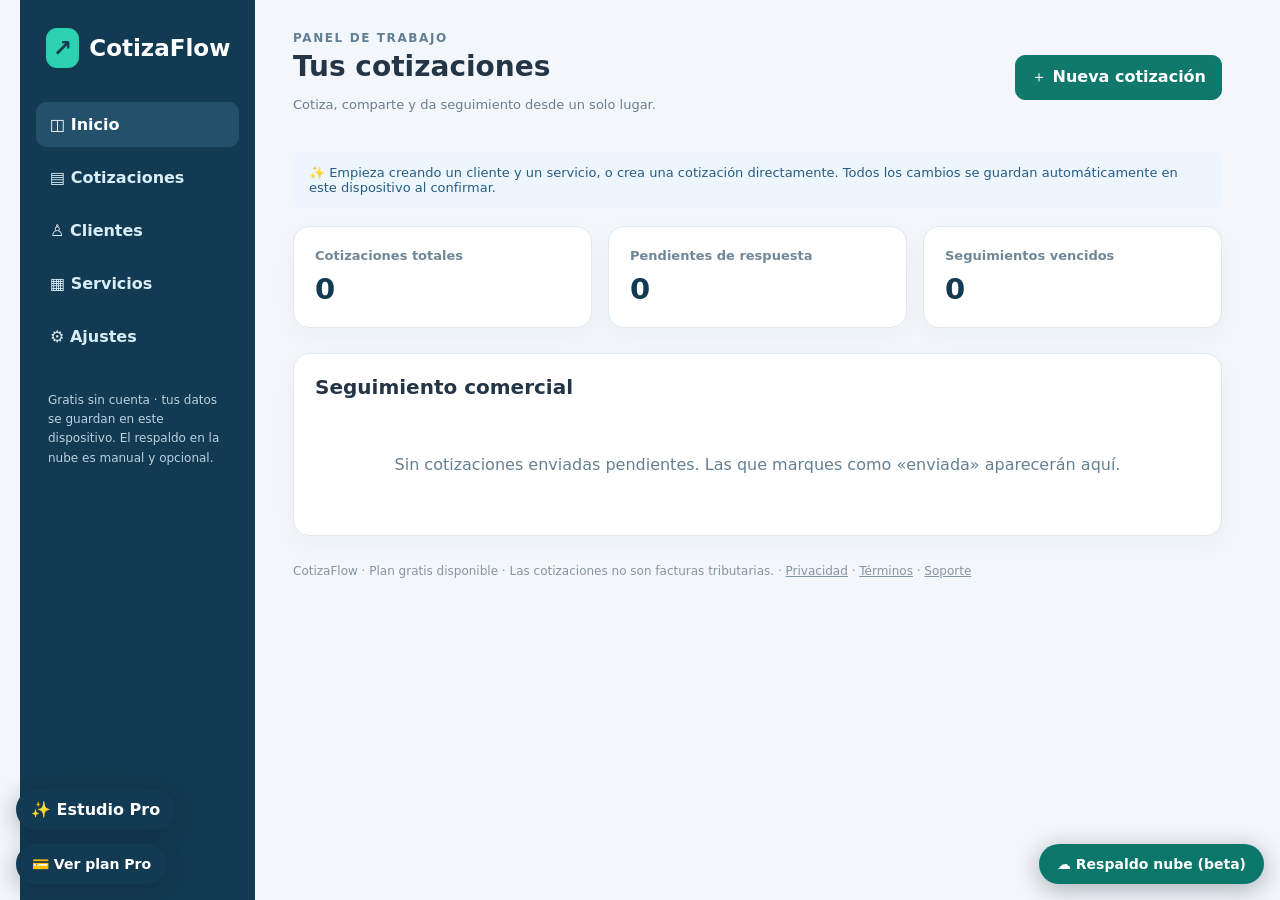
<file: index.html>
<!doctype html>
<html lang="es">
<head>
  <meta charset="utf-8">
  <meta name="viewport" content="width=device-width,initial-scale=1">
  <meta name="theme-color" content="#123a52">
  <meta name="description" content="CotizaFlow: cotizaciones y presupuestos para técnicos y pequeños negocios.">
  <!-- GitHub Pages does not support custom response headers. This document CSP is defense-in-depth, not a substitute for HSTS or frame-ancestors. -->
  <meta http-equiv="Content-Security-Policy" content="default-src 'self'; script-src 'self' https://challenges.cloudflare.com; frame-src https://challenges.cloudflare.com; connect-src 'self' https://challenges.cloudflare.com https://nrwbnjjaqilgreqhpcov.supabase.co; img-src 'self' data: blob:; style-src 'self' 'unsafe-inline'; font-src 'self' data:; object-src 'none'; base-uri 'none'; form-action 'self'">
  <title>CotizaFlow · Tus presupuestos, bajo control</title>
  <link rel="stylesheet" href="style.css">
  <link rel="icon" href="brand-symbol.svg" type="image/svg+xml">
</head>
<body>
  <div id="app"></div>
  <script type="module" src="app.mjs"></script>
  <script type="module" src="cloud.mjs"></script>
  <script type="module" src="plan-checkout.mjs"></script>
  <script type="module" src="pro.mjs"></script>
</body>
</html>
</file>
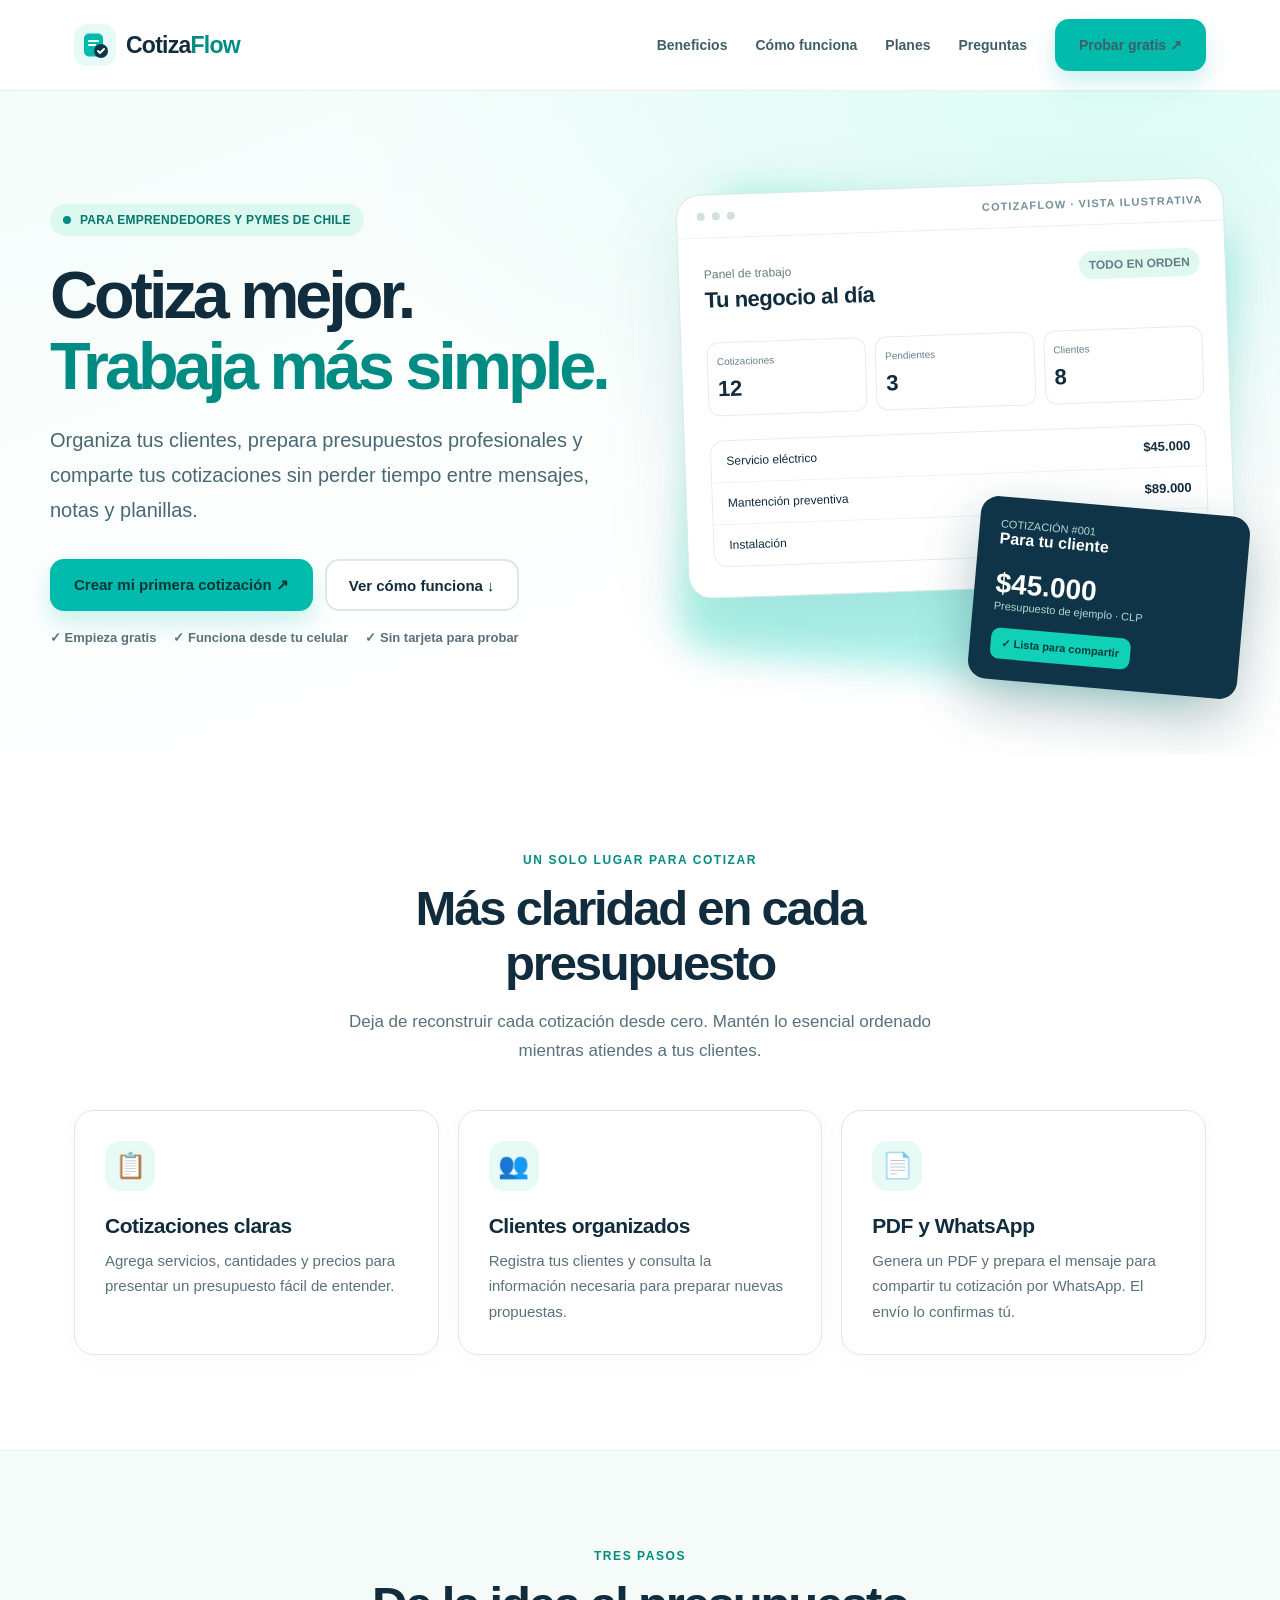
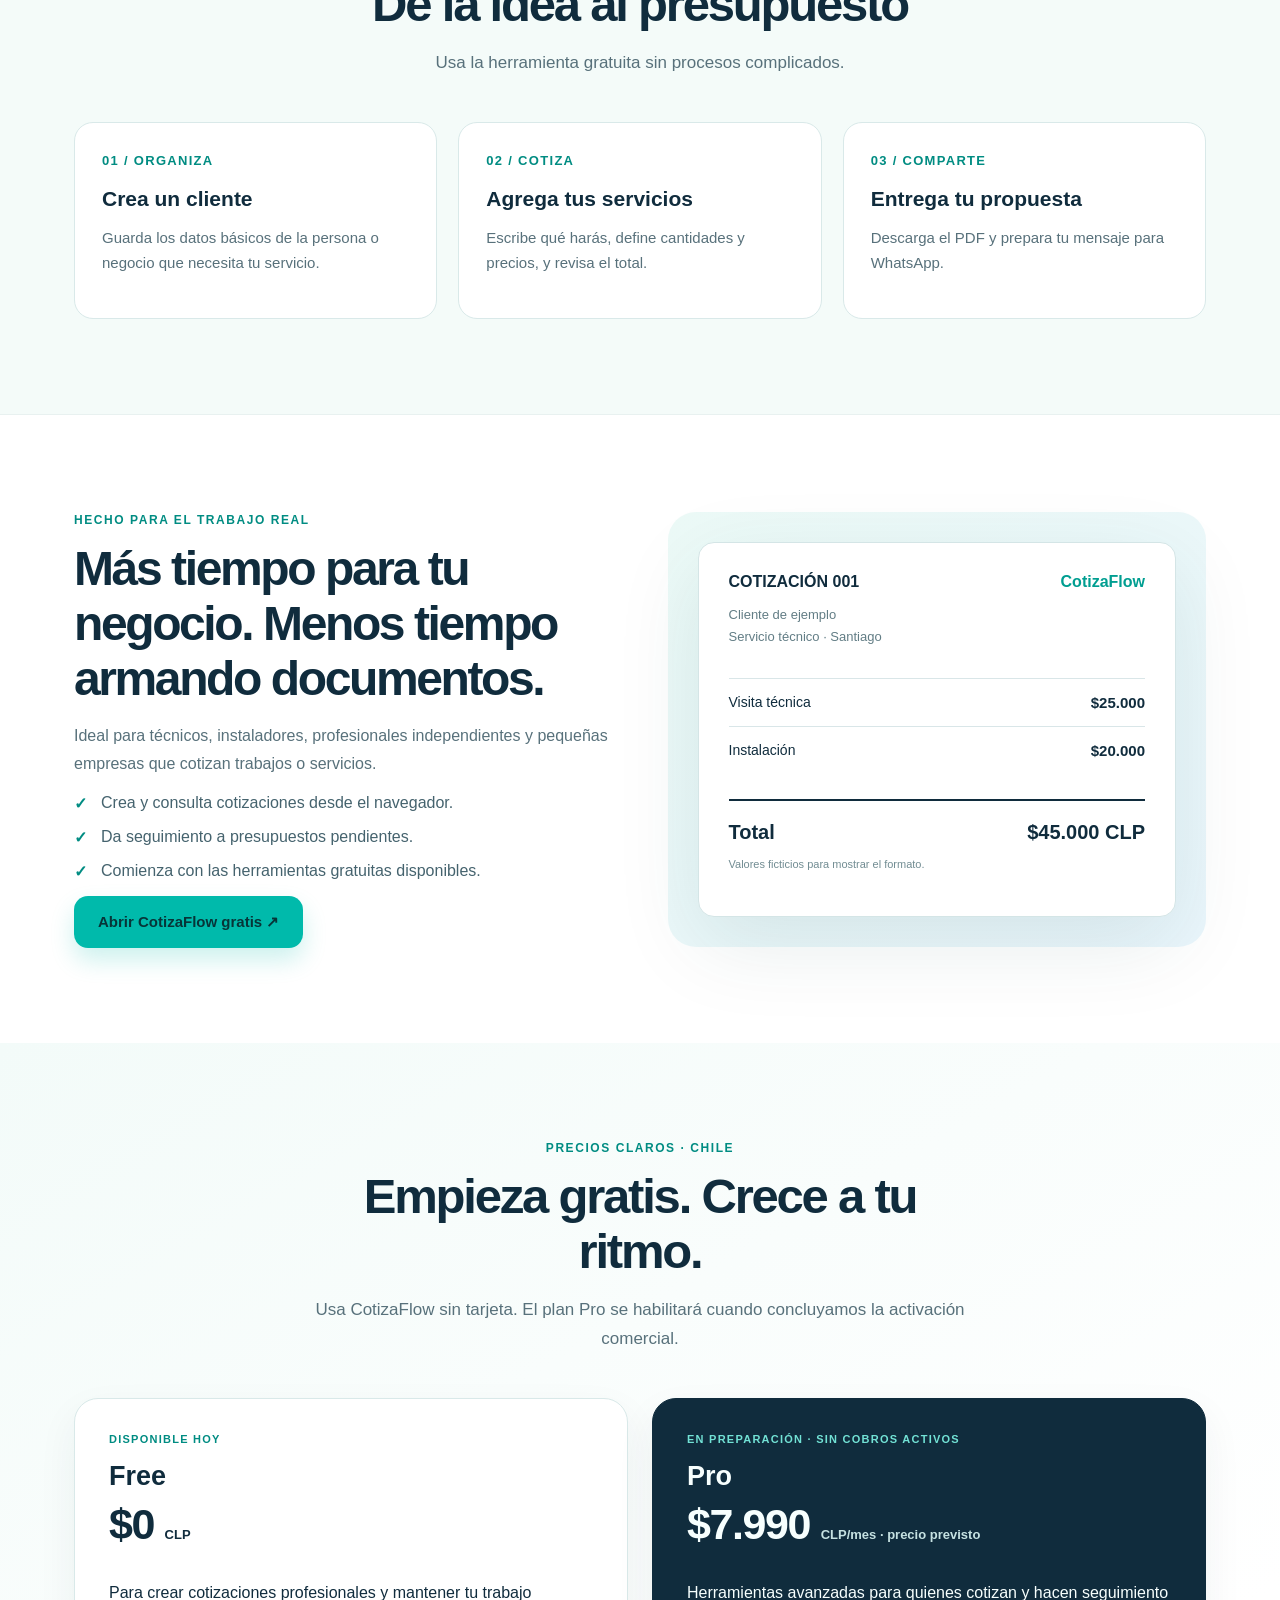
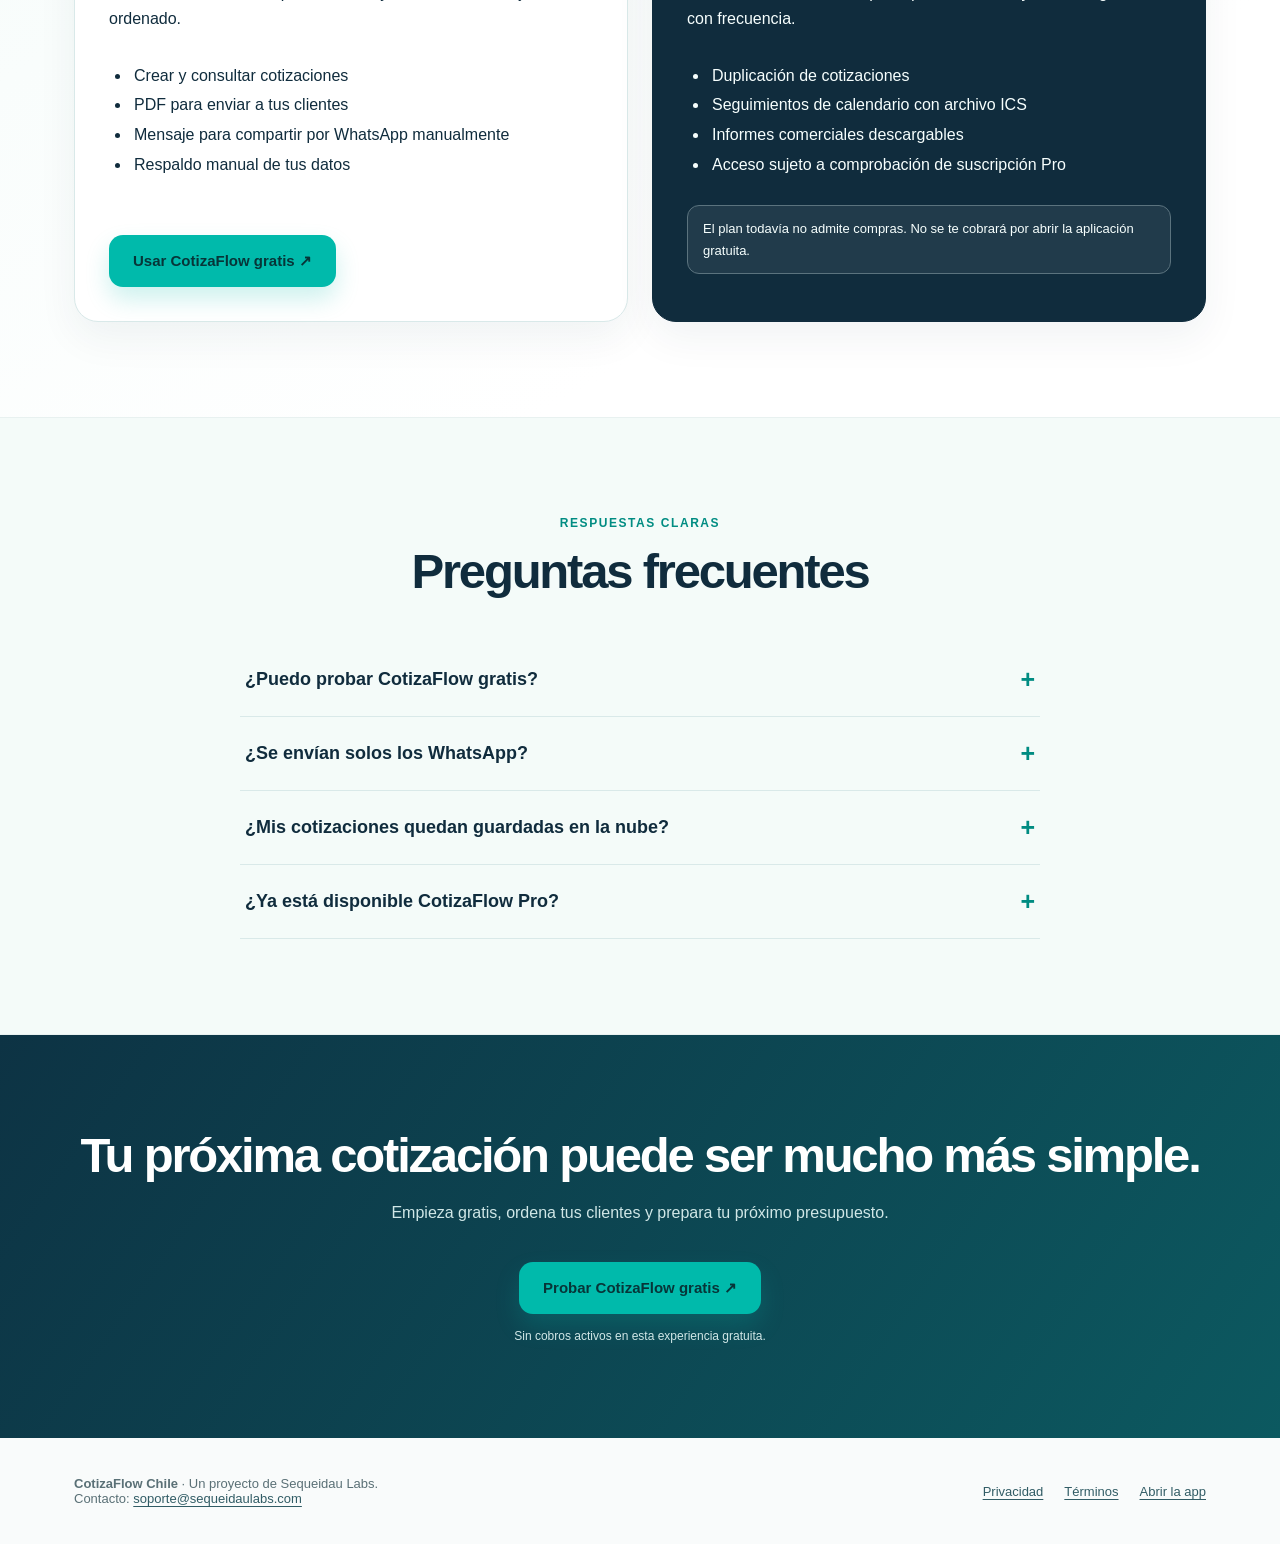
<file: landing.html>
<!doctype html>
<html lang="es-CL">
<head>
<meta charset="utf-8">
<meta name="viewport" content="width=device-width, initial-scale=1">
<meta name="theme-color" content="#102c3d">
<meta name="description" content="Crea cotizaciones profesionales, organiza clientes y comparte presupuestos con CotizaFlow. Diseñado para emprendedores y negocios de Chile. Empieza gratis.">
<meta property="og:type" content="website">
<meta property="og:title" content="CotizaFlow Chile · Cotiza claro, trabaja mejor">
<meta property="og:description" content="Organiza clientes, crea presupuestos en PDF y prepara mensajes para WhatsApp. Pruébalo gratis.">
<title>CotizaFlow Chile · Cotiza claro, trabaja mejor</title>
<style>
:root{--ink:#102c3d;--muted:#58717b;--teal:#00baab;--teal-dark:#008c82;--line:#d9e9e9;--milk:#f4fbf9;--white:#fff;--shadow:0 26px 85px rgba(14,67,73,.10);font-family:Inter,ui-sans-serif,-apple-system,BlinkMacSystemFont,"Segoe UI",sans-serif;color:var(--ink);background:var(--white)}
*{box-sizing:border-box}html{scroll-behavior:smooth}body{margin:0}a{color:inherit}button,a{ -webkit-tap-highlight-color:transparent}a:focus-visible,summary:focus-visible{outline:3px solid var(--teal-dark);outline-offset:4px;border-radius:5px}
.skip{position:absolute;top:-90px;left:12px;padding:12px;background:#fff;z-index:100}.skip:focus{top:12px}
.wrap{max-width:1180px;margin:0 auto;padding:0 24px}nav{display:flex;align-items:center;justify-content:space-between;gap:24px;padding:19px 0}header{border-bottom:1px solid #e9efef;background:#fff}
.brand{display:flex;align-items:center;gap:10px;font-weight:900;letter-spacing:-.75px;font-size:23px;text-decoration:none}.brand em{font-style:normal;color:var(--teal-dark)}
.mark{height:42px;width:42px;border-radius:13px;display:grid;place-items:center;background:#e6faf7;flex:0 0 42px}
.navlinks{display:flex;align-items:center;gap:28px}.navlinks a{text-decoration:none;font-size:14px;font-weight:650;color:#405e67}.navlinks a:hover{color:var(--teal-dark)}
.btn{display:inline-flex;align-items:center;justify-content:center;gap:10px;min-height:52px;border-radius:14px;padding:14px 22px;font-size:15px;font-weight:800;text-decoration:none;border:2px solid transparent;transition:transform .15s,background .15s}.btn:hover{transform:translateY(-2px)}
.btn-primary{color:#073538;background:var(--teal);box-shadow:0 12px 24px rgba(0,186,171,.20)}.btn-primary:hover{background:#09d4be}
.btn-light{background:#fff;border-color:var(--line);color:var(--ink)}
.hero{background:radial-gradient(ellipse at 87% 2%,#b8fbeb70,transparent 49%),linear-gradient(160deg,#f4fcfa 0%,#fff 68%);overflow:hidden}.hero-grid{padding:85px 0 82px;display:grid;grid-template-columns:minmax(0,1.03fr) minmax(0,.97fr);gap:50px;align-items:center}
.eyebrow{display:inline-flex;align-items:center;gap:9px;padding:9px 13px;background:#dcf9ef;color:#05776c;border-radius:99px;font-size:12px;letter-spacing:.02em;font-weight:850}.dot{height:8px;width:8px;border-radius:50%;background:var(--teal-dark)}
h1{font-size:clamp(43px,5.2vw,74px);line-height:1.065;letter-spacing:-.06em;margin:24px 0 22px;max-width:660px}h1 span{color:var(--teal-dark)}
.lead{font-size:clamp(16px,1.6vw,20px);line-height:1.75;color:#486873;max-width:575px;margin:0}
.actions{display:flex;gap:12px;flex-wrap:wrap;margin:31px 0 19px}.proof{font-size:13px;color:var(--muted);display:flex;flex-wrap:wrap;gap:17px;font-weight:650}
.display{position:relative;padding:10px 0 35px;min-width:0}.glow{position:absolute;inset:6% 2% 0;border-radius:40px;background:linear-gradient(120deg,#b0f5e6,#b1f3f2);filter:blur(17px);transform:rotate(5deg)}
.preview{position:relative;background:#fff;border:1px solid var(--line);border-radius:24px;box-shadow:var(--shadow);overflow:hidden;transform:rotate(-2deg)}
.mockbar{padding:15px 20px;display:flex;gap:7px;align-items:center;border-bottom:1px solid #e9f1f1}.mockbar i{width:8px;height:8px;border-radius:50%;background:#d3dfe2}.mockbar strong{margin-left:auto;font-size:11px;color:#739098;letter-spacing:.1em;text-transform:uppercase}
.mockbody{padding:26px 25px 30px}.mockhead{display:flex;justify-content:space-between;align-items:start;gap:15px}.mockhead span{font-size:12px;color:#637d85}.mockhead h3{margin:5px 0;font-size:22px;letter-spacing:-.5px}.chip{font-size:11px;color:#01796d;background:#dff9ef;padding:7px 10px;border-radius:30px;font-weight:850}
.mockstats{display:grid;grid-template-columns:repeat(3,1fr);gap:9px;margin:24px 0}.mockstats>div{border:1px solid #e1eeee;border-radius:12px;padding:13px 9px}.mockstats small{font-size:10px;color:#64808a;display:block;margin-bottom:9px}.mockstats b{font-size:22px}
.mockrows{border:1px solid #e5eeef;border-radius:14px;overflow:hidden}.mockrow{display:flex;justify-content:space-between;gap:10px;padding:13px 15px;font-size:12px;border-top:1px solid #edf4f4}.mockrow:first-child{border-top:0}.mockrow strong{font-size:13px}
.invoice{position:absolute;right:-14px;bottom:-16px;width:min(55%,270px);background:#103447;color:#fff;padding:21px;border-radius:18px;box-shadow:0 22px 55px #0c454a4d;transform:rotate(5deg)}.invoice .small{color:#abdad4;font-size:11px}.invoice .sum{font-weight:850;font-size:28px;margin-top:20px}.invoice .tick{display:inline-block;margin-top:16px;padding:9px 11px;background:#10d1b6;border-radius:9px;color:#073b3c;font-size:11px;font-weight:850}
.notice{font-size:11px;color:#577e82;margin-top:36px;text-align:center}
.section{padding:95px 0}.sec-head{max-width:650px;margin:0 auto 44px;text-align:center}.kicker{color:var(--teal-dark);font-size:12px;font-weight:850;letter-spacing:.13em;text-transform:uppercase}.sec-head h2,.closing h2{font-size:clamp(32px,4vw,49px);letter-spacing:-.045em;line-height:1.12;margin:13px 0 15px}.sec-head p{color:var(--muted);font-size:17px;line-height:1.7}
.features{display:grid;grid-template-columns:repeat(3,1fr);gap:19px}.feature{background:#fff;border:1px solid var(--line);border-radius:20px;padding:30px;box-shadow:0 6px 30px #143d3e06}.feature .icon{width:50px;height:50px;display:grid;place-items:center;border-radius:15px;background:#e8faf5;font-size:25px}.feature h3{font-size:21px;margin:23px 0 10px;letter-spacing:-.5px}.feature p{color:var(--muted);font-size:15px;line-height:1.7;margin:0}
.how{background:var(--milk);border-top:1px solid #e8f1f0;border-bottom:1px solid #e8f1f0}.steps{display:grid;grid-template-columns:repeat(3,1fr);gap:21px}.step{padding:28px 27px;background:#fff;border:1px solid var(--line);border-radius:19px}.step .number{font-size:13px;color:var(--teal-dark);letter-spacing:.1em;font-weight:900}.step h3{font-size:21px;margin:18px 0 8px}.step p{color:var(--muted);font-size:15px;line-height:1.65}
.quote{display:grid;grid-template-columns:1fr 1fr;align-items:center;gap:55px}.quote h2{font-size:clamp(31px,4vw,48px);line-height:1.14;letter-spacing:-.05em;margin:14px 0}.quote p{line-height:1.75;color:var(--muted)}.quote ul{list-style:none;padding:0;display:grid;gap:16px}.quote li{padding-left:27px;position:relative;color:#45636e}.quote li:before{content:"✓";position:absolute;left:0;color:var(--teal-dark);font-weight:900}
.sample{padding:30px;background:linear-gradient(140deg,#ecfaf7,#eaf6fc);border-radius:28px}.paper{background:white;border:1px solid #d4e5e6;border-radius:16px;box-shadow:var(--shadow);padding:30px}.paperhead{display:flex;justify-content:space-between;font-weight:800;align-items:center}.paperhead span{color:#009e91}.paperline{border-top:1px solid #d9e6e8;padding:15px 0;display:flex;justify-content:space-between;font-size:14px}.paperline.first{margin-top:30px}.paperline strong{font-size:15px}.paperbottom{display:flex;justify-content:space-between;align-items:center;margin-top:25px;padding-top:20px;border-top:2px solid var(--ink);font-size:20px;font-weight:850}
.faq{max-width:800px;margin:auto}.faq details{border-bottom:1px solid var(--line);padding:22px 5px}.faq summary{cursor:pointer;font-size:18px;font-weight:750;list-style:none;display:flex;align-items:center;justify-content:space-between;gap:15px}.faq summary::-webkit-details-marker{display:none}.faq summary:after{content:"+";color:var(--teal-dark);font-size:25px}.faq details[open] summary:after{content:"−"}.faq p{color:var(--muted);line-height:1.75}
.closing{background:linear-gradient(125deg,#0d3344,#0c5960);color:#fff;text-align:center;padding:80px 20px}.closing p{color:#d0e7e7;line-height:1.7}.closing .btn{margin-top:20px}.closing .btn-primary{color:#073538}
footer{padding:38px 0;color:#5a7076;font-size:13px;background:#f9fbfb}.foot{display:flex;justify-content:space-between;gap:25px;align-items:center;flex-wrap:wrap}.foot a{color:#315c65;text-underline-offset:3px}.footlinks{display:flex;flex-wrap:wrap;gap:21px}
.plans-section{background:linear-gradient(150deg,#f3fbf9,#fff 75%)}.plans-grid{display:grid;grid-template-columns:repeat(2,minmax(0,1fr));gap:24px;margin-top:32px}.plan-card{background:#fff;border:1px solid #d9e9e9;border-radius:24px;padding:34px;display:flex;flex-direction:column;align-items:flex-start;box-shadow:0 16px 40px rgba(16,44,61,.06)}.plan-pro{background:#102c3d;color:#f7fffe;border-color:#102c3d}.plan-label{font-size:11px;letter-spacing:1.25px;font-weight:850;color:#008c82}.plan-pro .plan-label{color:#72e2d5}.plan-card h3{font-size:27px;margin:16px 0 3px}.plan-price{font-weight:900;font-size:clamp(32px,4vw,43px);letter-spacing:-1.4px;margin:5px 0 15px}.plan-price span{font-size:13px;font-weight:650;letter-spacing:0}.plan-card>p:not(.plan-price){line-height:1.65}.plan-card ul{padding-left:22px;line-height:1.85;margin:12px 0 26px;flex:1}.plan-card li{padding-left:3px}.plan-card .btn{margin-top:auto}.plan-notice{border:1px solid #5b737e;background:#ffffff12;border-radius:12px;padding:12px 15px;font-size:13px;margin-top:auto}.plan-pro .plan-price span{color:#c6e2e2}
@media(max-width:700px){.plans-grid{grid-template-columns:1fr;gap:16px}.plan-card{padding:25px}.plan-card .btn{width:100%}}
@media(max-width:980px){.hero-grid{grid-template-columns:1fr;gap:38px;padding:55px 0}.display{max-width:610px;margin:auto;width:100%}h1{max-width:750px}.navlinks{gap:16px}.quote{gap:30px}}
@media(max-width:680px){.wrap{padding:0 18px}nav{padding:13px 0}.brand{font-size:21px}.navlinks>a:not(.btn){display:none}.navlinks .btn{min-height:43px;padding:9px 13px;font-size:12px}.hero-grid{padding:48px 0 50px}h1{font-size:clamp(41px,12vw,61px)}.actions .btn{width:100%}.display{padding-right:5px}.preview{transform:none}.invoice{position:relative;bottom:auto;right:auto;transform:rotate(0deg);width:82%;margin:-10px 0 0 auto}.mockbody{padding:22px 14px}.mockstats b{font-size:18px}.mockhead h3{font-size:19px}.section{padding:68px 0}.features,.steps,.quote{grid-template-columns:1fr}.feature,.step{padding:23px}.sample{padding:14px}.paper{padding:20px}.proof{gap:10px;font-size:12px}.foot{display:block}.footlinks{margin-top:19px}}
@media(prefers-reduced-motion:reduce){html{scroll-behavior:auto}.btn{transition:none}.btn:hover{transform:none}}
</style>
  <link rel="icon" href="brand-symbol.svg" type="image/svg+xml">
</head>
<body>
<a href="#contenido" class="skip">Saltar al contenido</a>
<header><div class="wrap"><nav aria-label="Navegación principal">
<a class="brand" href="landing.html" aria-label="CotizaFlow Chile, inicio"><span class="mark" aria-hidden="true"><svg width="30" height="30" viewBox="0 0 30 30" fill="none"><rect x="4" y="3.5" width="19" height="23" rx="5" fill="#00BAAB"/><path d="M9 11h9M9 15h6" stroke="#fff" stroke-width="2" stroke-linecap="round"/><circle cx="21" cy="21" r="7" fill="#103447"/><path d="m18 21 2 2 4-4" stroke="white" stroke-width="2" stroke-linecap="round" stroke-linejoin="round"/></svg></span><span>Cotiza<em>Flow</em></span></a>
<div class="navlinks"><a href="#beneficios">Beneficios</a><a href="#como-funciona">Cómo funciona</a><a href="#planes">Planes</a><a href="#preguntas">Preguntas</a><a href="./" class="btn btn-primary">Probar gratis ↗</a></div>
</nav></div></header>
<main id="contenido">
<section class="hero"><div class="wrap hero-grid">
<div><div class="eyebrow"><span class="dot"></span>PARA EMPRENDEDORES Y PYMES DE CHILE</div>
<h1>Cotiza mejor.<br><span>Trabaja más simple.</span></h1>
<p class="lead">Organiza tus clientes, prepara presupuestos profesionales y comparte tus cotizaciones sin perder tiempo entre mensajes, notas y planillas.</p>
<div class="actions"><a class="btn btn-primary" href="./">Crear mi primera cotización ↗</a><a class="btn btn-light" href="#como-funciona">Ver cómo funciona ↓</a></div>
<div class="proof"><span>✓ Empieza gratis</span><span>✓ Funciona desde tu celular</span><span>✓ Sin tarjeta para probar</span></div></div>
<div class="display" aria-label="Vista ilustrativa de una cotización y un panel de CotizaFlow"><div class="glow" aria-hidden="true"></div>
<div class="preview"><div class="mockbar"><i></i><i></i><i></i><strong>CotizaFlow · Vista ilustrativa</strong></div><div class="mockbody">
<div class="mockhead"><div><span>Panel de trabajo</span><h3>Tu negocio al día</h3></div><span class="chip">TODO EN ORDEN</span></div>
<div class="mockstats"><div><small>Cotizaciones</small><b>12</b></div><div><small>Pendientes</small><b>3</b></div><div><small>Clientes</small><b>8</b></div></div>
<div class="mockrows"><div class="mockrow"><span>Servicio eléctrico</span><strong>$45.000</strong></div><div class="mockrow"><span>Mantención preventiva</span><strong>$89.000</strong></div><div class="mockrow"><span>Instalación</span><strong>$125.000</strong></div></div>
</div></div><div class="invoice"><div class="small">COTIZACIÓN #001</div><strong>Para tu cliente</strong><div class="sum">$45.000</div><div class="small">Presupuesto de ejemplo · CLP</div><div class="tick">✓ Lista para compartir</div></div>
<div class="notice">Ilustración de uso, no una captura de una cuenta real.</div></div>
</div></section>
<section id="beneficios" class="section"><div class="wrap">
<div class="sec-head"><span class="kicker">UN SOLO LUGAR PARA COTIZAR</span><h2>Más claridad en cada presupuesto</h2><p>Deja de reconstruir cada cotización desde cero. Mantén lo esencial ordenado mientras atiendes a tus clientes.</p></div>
<div class="features"><article class="feature"><div class="icon" aria-hidden="true">📋</div><h3>Cotizaciones claras</h3><p>Agrega servicios, cantidades y precios para presentar un presupuesto fácil de entender.</p></article>
<article class="feature"><div class="icon" aria-hidden="true">👥</div><h3>Clientes organizados</h3><p>Registra tus clientes y consulta la información necesaria para preparar nuevas propuestas.</p></article>
<article class="feature"><div class="icon" aria-hidden="true">📄</div><h3>PDF y WhatsApp</h3><p>Genera un PDF y prepara el mensaje para compartir tu cotización por WhatsApp. El envío lo confirmas tú.</p></article></div>
</div></section>
<section id="como-funciona" class="section how"><div class="wrap">
<div class="sec-head"><span class="kicker">TRES PASOS</span><h2>De la idea al presupuesto</h2><p>Usa la herramienta gratuita sin procesos complicados.</p></div>
<div class="steps"><article class="step"><span class="number">01 / ORGANIZA</span><h3>Crea un cliente</h3><p>Guarda los datos básicos de la persona o negocio que necesita tu servicio.</p></article>
<article class="step"><span class="number">02 / COTIZA</span><h3>Agrega tus servicios</h3><p>Escribe qué harás, define cantidades y precios, y revisa el total.</p></article>
<article class="step"><span class="number">03 / COMPARTE</span><h3>Entrega tu propuesta</h3><p>Descarga el PDF y prepara tu mensaje para WhatsApp.</p></article></div>
</div></section>
<section class="section"><div class="wrap quote">
<div><span class="kicker">HECHO PARA EL TRABAJO REAL</span><h2>Más tiempo para tu negocio. Menos tiempo armando documentos.</h2><p>Ideal para técnicos, instaladores, profesionales independientes y pequeñas empresas que cotizan trabajos o servicios.</p><ul><li>Crea y consulta cotizaciones desde el navegador.</li><li>Da seguimiento a presupuestos pendientes.</li><li>Comienza con las herramientas gratuitas disponibles.</li></ul><a class="btn btn-primary" href="./">Abrir CotizaFlow gratis ↗</a></div>
<div class="sample" aria-label="Ejemplo ilustrativo de presupuesto"><div class="paper"><div class="paperhead"><strong>COTIZACIÓN 001</strong><span>CotizaFlow</span></div><p style="font-size:13px;color:#627d85;line-height:1.7">Cliente de ejemplo<br>Servicio técnico · Santiago</p><div class="paperline first"><span>Visita técnica</span><strong>$25.000</strong></div><div class="paperline"><span>Instalación</span><strong>$20.000</strong></div><div class="paperbottom"><span>Total</span><span>$45.000 CLP</span></div><p style="font-size:11px;color:#718c92">Valores ficticios para mostrar el formato.</p></div></div>
</div></section>
<section class="section plans-section" id="planes" aria-labelledby="planesTitulo"><div class="wrap">
<div class="sec-head"><span class="kicker">PRECIOS CLAROS · CHILE</span><h2 id="planesTitulo">Empieza gratis. Crece a tu ritmo.</h2><p>Usa CotizaFlow sin tarjeta. El plan Pro se habilitará cuando concluyamos la activación comercial.</p></div>
<div class="plans-grid">
<article class="plan-card plan-free"><span class="plan-label">DISPONIBLE HOY</span><h3>Free</h3><p class="plan-price">$0 <span>CLP</span></p><p>Para crear cotizaciones profesionales y mantener tu trabajo ordenado.</p><ul><li>Crear y consultar cotizaciones</li><li>PDF para enviar a tus clientes</li><li>Mensaje para compartir por WhatsApp manualmente</li><li>Respaldo manual de tus datos</li></ul><a class="btn btn-primary" href="./">Usar CotizaFlow gratis ↗</a></article>
<article class="plan-card plan-pro"><span class="plan-label">EN PREPARACIÓN · SIN COBROS ACTIVOS</span><h3>Pro</h3><p class="plan-price">$7.990 <span>CLP/mes · precio previsto</span></p><p>Herramientas avanzadas para quienes cotizan y hacen seguimiento con frecuencia.</p><ul><li>Duplicación de cotizaciones</li><li>Seguimientos de calendario con archivo ICS</li><li>Informes comerciales descargables</li><li>Acceso sujeto a comprobación de suscripción Pro</li></ul><p class="plan-notice">El plan todavía no admite compras. No se te cobrará por abrir la aplicación gratuita.</p></article>
</div></div></section>
<section class="section how" id="preguntas"><div class="wrap"><div class="sec-head"><span class="kicker">RESPUESTAS CLARAS</span><h2>Preguntas frecuentes</h2></div><div class="faq">
<details><summary>¿Puedo probar CotizaFlow gratis?</summary><p>Sí. Puedes empezar con las herramientas gratuitas disponibles, sin contratar Pro ni ingresar una tarjeta.</p></details>
<details><summary>¿Se envían solos los WhatsApp?</summary><p>No. CotizaFlow prepara el contenido para compartirlo; tú revisas y confirmas el envío desde WhatsApp.</p></details>
<details><summary>¿Mis cotizaciones quedan guardadas en la nube?</summary><p>No debes asumir sincronización automática. La versión actual guarda información en el dispositivo y ofrece opciones de respaldo manual. Conserva tus copias de seguridad.</p></details>
<details><summary>¿Ya está disponible CotizaFlow Pro?</summary><p>No. Estamos preparando y verificando la versión comercial. Por ahora promocionamos solo las funciones gratuitas disponibles.</p></details>
</div></div></section>
<section class="closing"><h2>Tu próxima cotización puede ser mucho más simple.</h2><p>Empieza gratis, ordena tus clientes y prepara tu próximo presupuesto.</p><a class="btn btn-primary" href="./">Probar CotizaFlow gratis ↗</a><p style="font-size:12px">Sin cobros activos en esta experiencia gratuita.</p></section>
</main>
<footer><div class="wrap foot"><div><strong>CotizaFlow Chile</strong> · Un proyecto de Sequeidau Labs.<br>Contacto: <a href="mailto:soporte@sequeidaulabs.com">soporte@sequeidaulabs.com</a></div><div class="footlinks"><a href="./privacidad.html">Privacidad</a><a href="./terminos.html">Términos</a><a href="./">Abrir la app</a></div></div></footer>
</body></html>
</file>
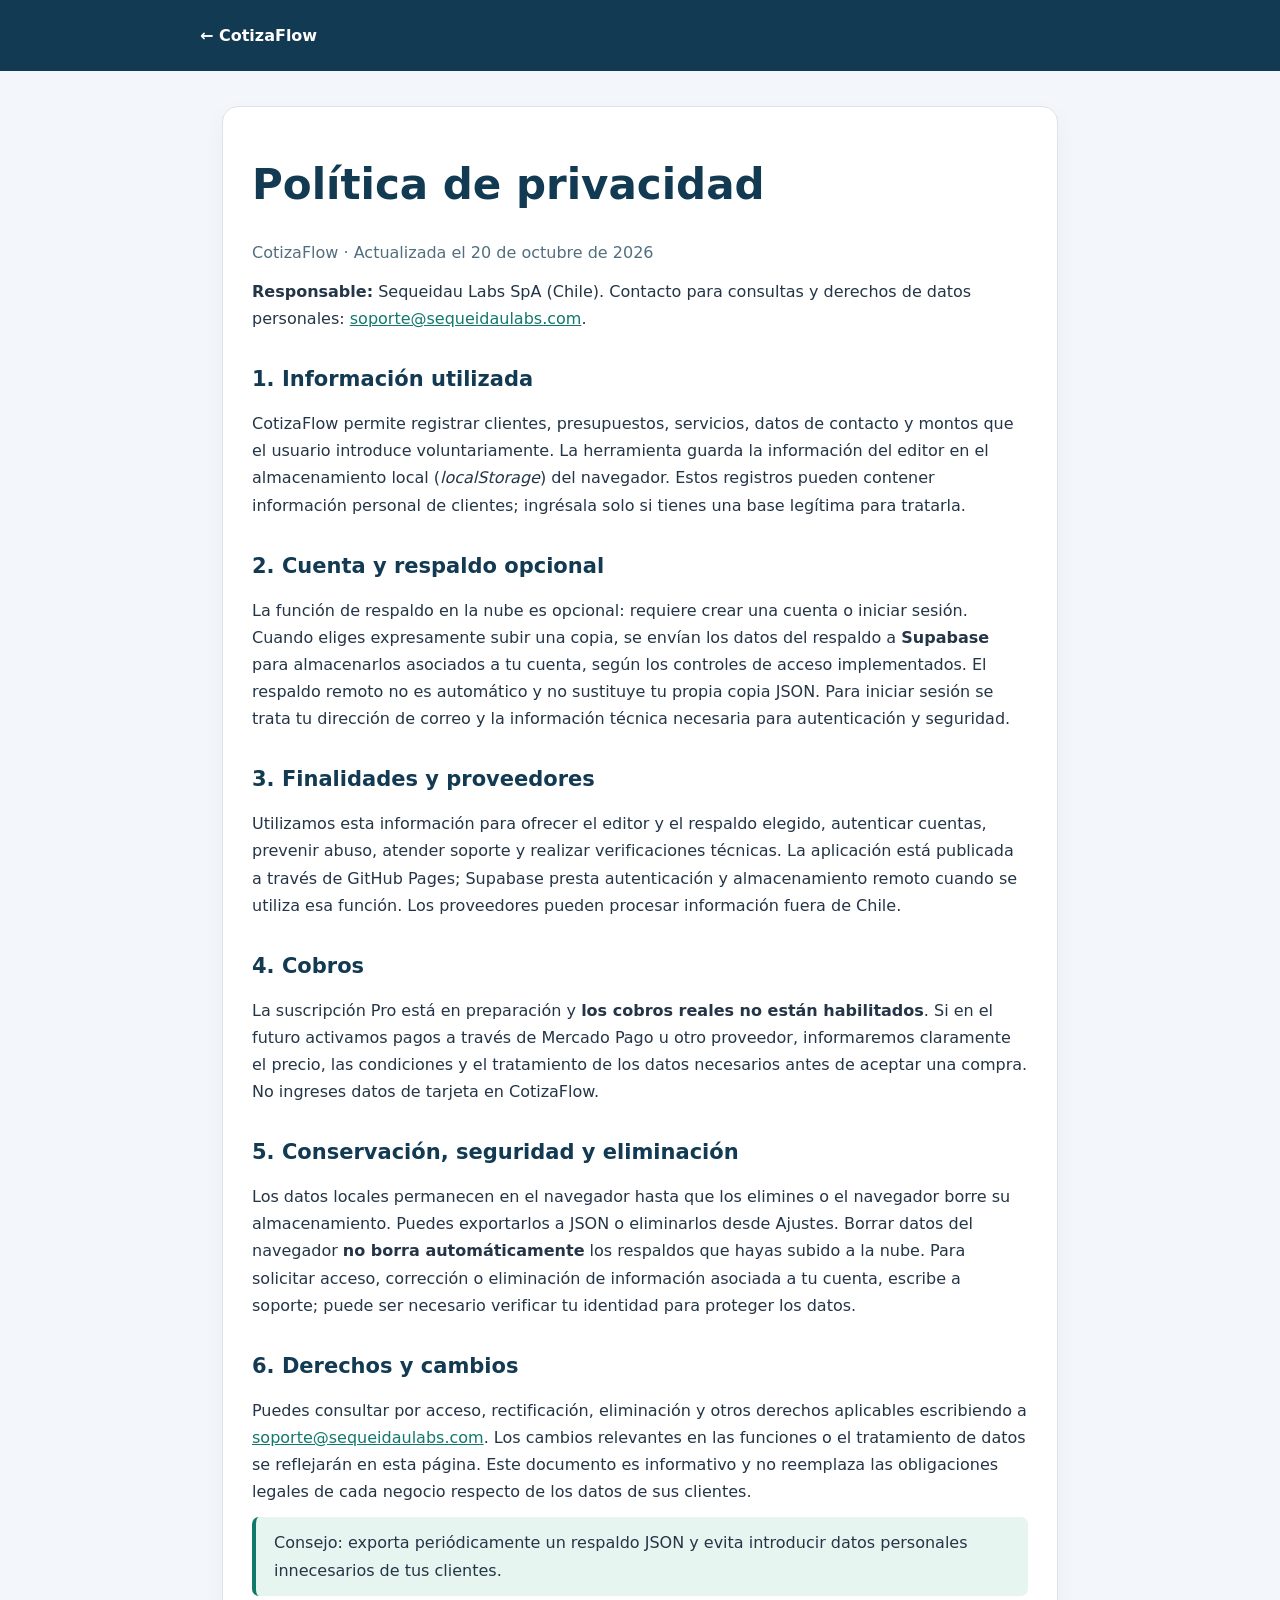
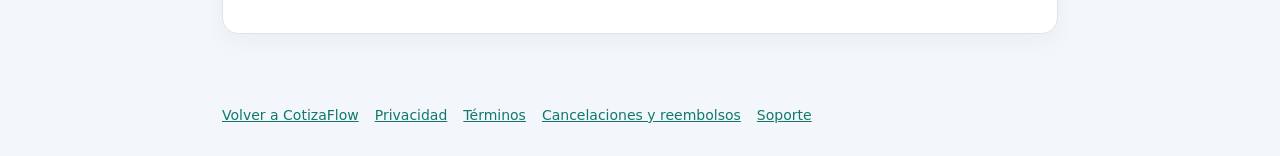
<file: privacidad.html>
<!doctype html>
<html lang="es"><head><meta charset="utf-8"><meta name="viewport" content="width=device-width,initial-scale=1">
<meta name="theme-color" content="#123a52"><title>Política de privacidad · CotizaFlow</title>
<style>:root{font:16px/1.7 system-ui,-apple-system,Segoe UI,sans-serif;color:#243547;background:#f3f6fa}*{box-sizing:border-box}body{margin:0}a{color:#10796c}header{background:#123a52;color:white;padding:22px max(18px,calc((100vw - 880px)/2))}header a{color:white;text-decoration:none;font-weight:800}main{max-width:880px;margin:35px auto 70px;padding:0 22px}h1{font-size:clamp(30px,5vw,42px);line-height:1.2;color:#123a52}h2{font-size:21px;color:#123a52;margin:30px 0 5px}p,li{margin:12px 0}.muted{color:#526f7f}.panel{background:white;border:1px solid #dce4ea;border-radius:16px;padding:25px 29px;box-shadow:0 8px 25px #2249660a}.notice{border-left:4px solid #10796c;padding:12px 18px;background:#e7f5f0;border-radius:7px}footer{max-width:880px;margin:0 auto 28px;padding:0 22px;font-size:14px}footer a{margin-right:16px}@media(max-width:520px){.panel{padding:17px}}</style></head><body><header><a href="index.html">← CotizaFlow</a></header>
<main><div class="panel"><h1>Política de privacidad</h1>
<p class="muted">CotizaFlow · Actualizada el 20 de octubre de 2026</p>
<p><strong>Responsable:</strong> Sequeidau Labs SpA (Chile). Contacto para consultas y derechos de datos personales: <a href="mailto:soporte@sequeidaulabs.com">soporte@sequeidaulabs.com</a>.</p>
<h2>1. Información utilizada</h2>
<p>CotizaFlow permite registrar clientes, presupuestos, servicios, datos de contacto y montos que el usuario introduce voluntariamente. La herramienta guarda la información del editor en el almacenamiento local (<em>localStorage</em>) del navegador. Estos registros pueden contener información personal de clientes; ingrésala solo si tienes una base legítima para tratarla.</p>
<h2>2. Cuenta y respaldo opcional</h2>
<p>La función de respaldo en la nube es opcional: requiere crear una cuenta o iniciar sesión. Cuando eliges expresamente subir una copia, se envían los datos del respaldo a <strong>Supabase</strong> para almacenarlos asociados a tu cuenta, según los controles de acceso implementados. El respaldo remoto no es automático y no sustituye tu propia copia JSON. Para iniciar sesión se trata tu dirección de correo y la información técnica necesaria para autenticación y seguridad.</p>
<h2>3. Finalidades y proveedores</h2>
<p>Utilizamos esta información para ofrecer el editor y el respaldo elegido, autenticar cuentas, prevenir abuso, atender soporte y realizar verificaciones técnicas. La aplicación está publicada a través de GitHub Pages; Supabase presta autenticación y almacenamiento remoto cuando se utiliza esa función. Los proveedores pueden procesar información fuera de Chile.</p>
<h2>4. Cobros</h2>
<p>La suscripción Pro está en preparación y <strong>los cobros reales no están habilitados</strong>. Si en el futuro activamos pagos a través de Mercado Pago u otro proveedor, informaremos claramente el precio, las condiciones y el tratamiento de los datos necesarios antes de aceptar una compra. No ingreses datos de tarjeta en CotizaFlow.</p>
<h2>5. Conservación, seguridad y eliminación</h2>
<p>Los datos locales permanecen en el navegador hasta que los elimines o el navegador borre su almacenamiento. Puedes exportarlos a JSON o eliminarlos desde Ajustes. Borrar datos del navegador <strong>no borra automáticamente</strong> los respaldos que hayas subido a la nube. Para solicitar acceso, corrección o eliminación de información asociada a tu cuenta, escribe a soporte; puede ser necesario verificar tu identidad para proteger los datos.</p>
<h2>6. Derechos y cambios</h2>
<p>Puedes consultar por acceso, rectificación, eliminación y otros derechos aplicables escribiendo a <a href="mailto:soporte@sequeidaulabs.com">soporte@sequeidaulabs.com</a>. Los cambios relevantes en las funciones o el tratamiento de datos se reflejarán en esta página. Este documento es informativo y no reemplaza las obligaciones legales de cada negocio respecto de los datos de sus clientes.</p>
<p class="notice">Consejo: exporta periódicamente un respaldo JSON y evita introducir datos personales innecesarios de tus clientes.</p></div></main><footer><a href="index.html">Volver a CotizaFlow</a><a href="privacidad.html">Privacidad</a><a href="terminos.html">Términos</a><a href="https://sequeidaulabs.com/reembolsos">Cancelaciones y reembolsos</a><a href="mailto:soporte@sequeidaulabs.com">Soporte</a></footer></body></html>
</file>
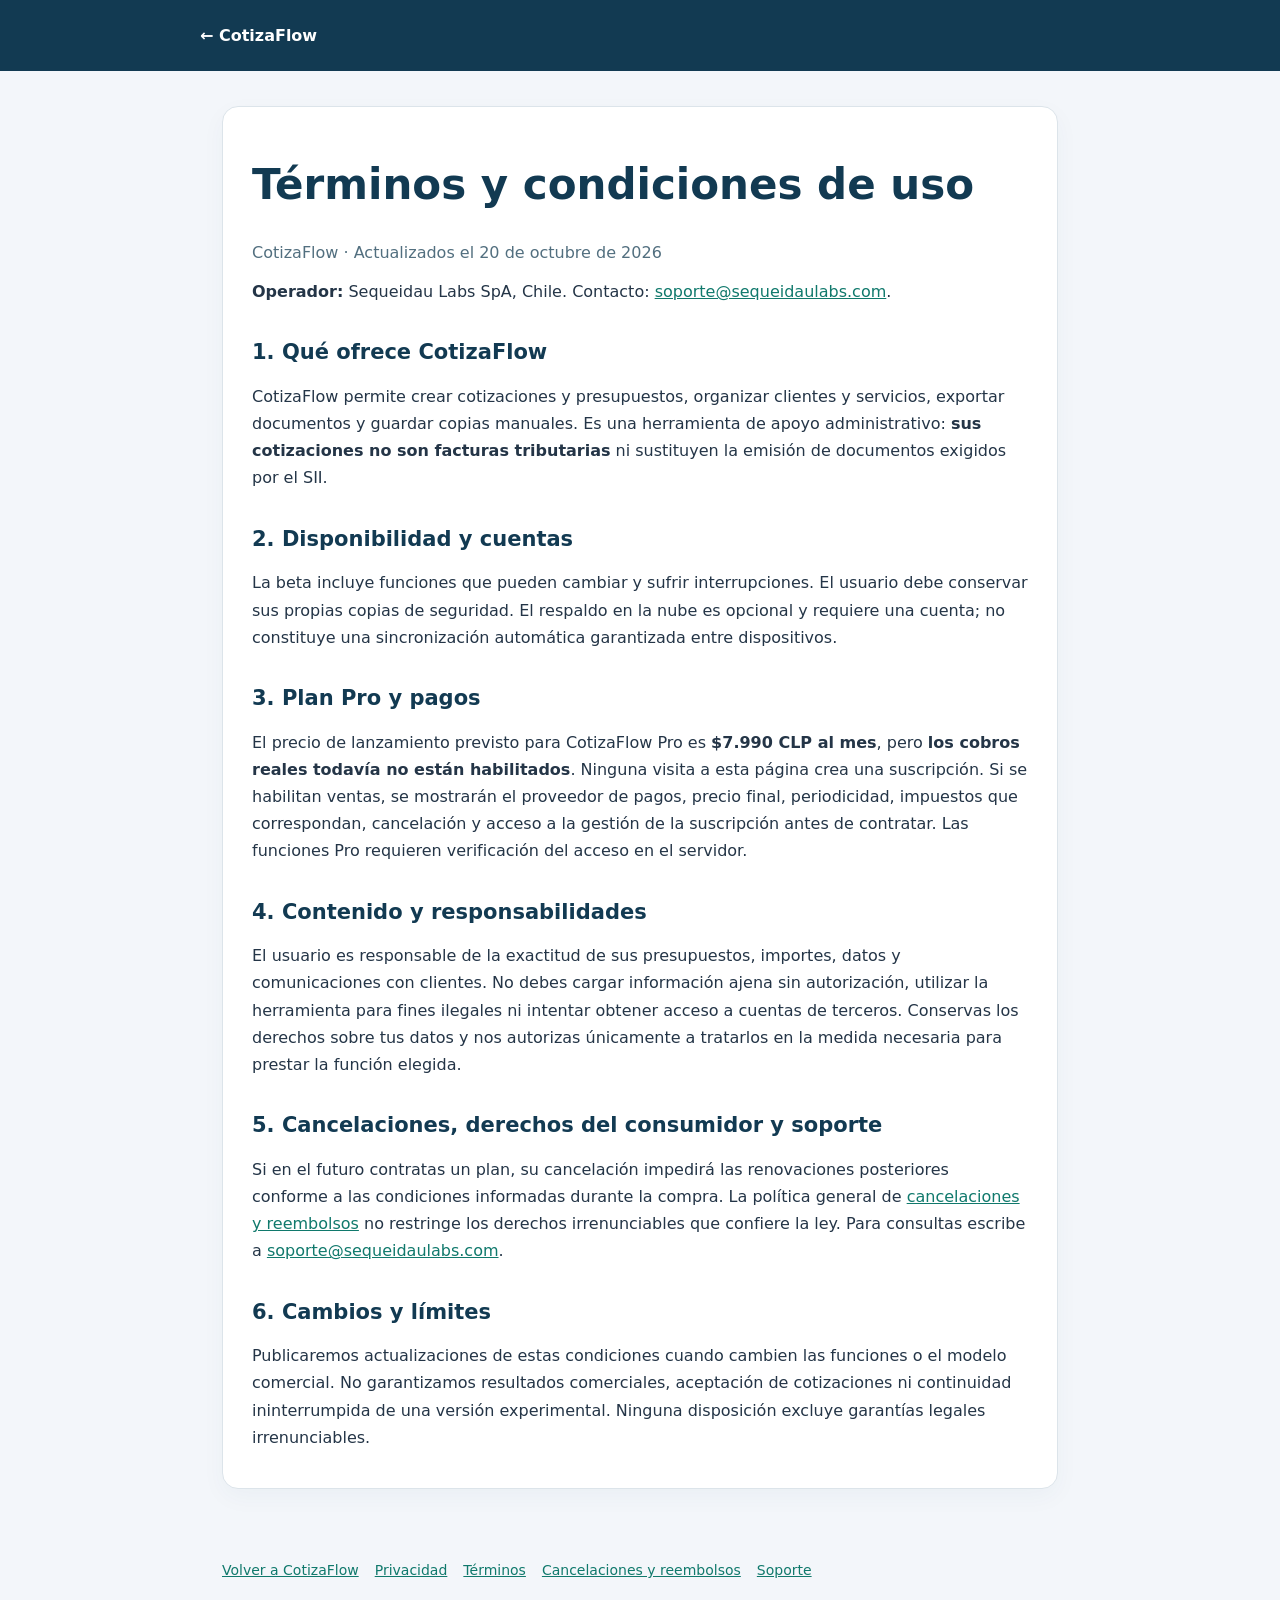
<file: terminos.html>
<!doctype html>
<html lang="es"><head><meta charset="utf-8"><meta name="viewport" content="width=device-width,initial-scale=1">
<meta name="theme-color" content="#123a52"><title>Términos y condiciones · CotizaFlow</title>
<style>:root{font:16px/1.7 system-ui,-apple-system,Segoe UI,sans-serif;color:#243547;background:#f3f6fa}*{box-sizing:border-box}body{margin:0}a{color:#10796c}header{background:#123a52;color:white;padding:22px max(18px,calc((100vw - 880px)/2))}header a{color:white;text-decoration:none;font-weight:800}main{max-width:880px;margin:35px auto 70px;padding:0 22px}h1{font-size:clamp(30px,5vw,42px);line-height:1.2;color:#123a52}h2{font-size:21px;color:#123a52;margin:30px 0 5px}p,li{margin:12px 0}.muted{color:#526f7f}.panel{background:white;border:1px solid #dce4ea;border-radius:16px;padding:25px 29px;box-shadow:0 8px 25px #2249660a}.notice{border-left:4px solid #10796c;padding:12px 18px;background:#e7f5f0;border-radius:7px}footer{max-width:880px;margin:0 auto 28px;padding:0 22px;font-size:14px}footer a{margin-right:16px}@media(max-width:520px){.panel{padding:17px}}</style></head><body><header><a href="index.html">← CotizaFlow</a></header>
<main><div class="panel"><h1>Términos y condiciones de uso</h1>
<p class="muted">CotizaFlow · Actualizados el 20 de octubre de 2026</p>
<p><strong>Operador:</strong> Sequeidau Labs SpA, Chile. Contacto: <a href="mailto:soporte@sequeidaulabs.com">soporte@sequeidaulabs.com</a>.</p>
<h2>1. Qué ofrece CotizaFlow</h2>
<p>CotizaFlow permite crear cotizaciones y presupuestos, organizar clientes y servicios, exportar documentos y guardar copias manuales. Es una herramienta de apoyo administrativo: <strong>sus cotizaciones no son facturas tributarias</strong> ni sustituyen la emisión de documentos exigidos por el SII.</p>
<h2>2. Disponibilidad y cuentas</h2>
<p>La beta incluye funciones que pueden cambiar y sufrir interrupciones. El usuario debe conservar sus propias copias de seguridad. El respaldo en la nube es opcional y requiere una cuenta; no constituye una sincronización automática garantizada entre dispositivos.</p>
<h2>3. Plan Pro y pagos</h2>
<p>El precio de lanzamiento previsto para CotizaFlow Pro es <strong>$7.990 CLP al mes</strong>, pero <strong>los cobros reales todavía no están habilitados</strong>. Ninguna visita a esta página crea una suscripción. Si se habilitan ventas, se mostrarán el proveedor de pagos, precio final, periodicidad, impuestos que correspondan, cancelación y acceso a la gestión de la suscripción antes de contratar. Las funciones Pro requieren verificación del acceso en el servidor.</p>
<h2>4. Contenido y responsabilidades</h2>
<p>El usuario es responsable de la exactitud de sus presupuestos, importes, datos y comunicaciones con clientes. No debes cargar información ajena sin autorización, utilizar la herramienta para fines ilegales ni intentar obtener acceso a cuentas de terceros. Conservas los derechos sobre tus datos y nos autorizas únicamente a tratarlos en la medida necesaria para prestar la función elegida.</p>
<h2>5. Cancelaciones, derechos del consumidor y soporte</h2>
<p>Si en el futuro contratas un plan, su cancelación impedirá las renovaciones posteriores conforme a las condiciones informadas durante la compra. La política general de <a href="https://sequeidaulabs.com/reembolsos">cancelaciones y reembolsos</a> no restringe los derechos irrenunciables que confiere la ley. Para consultas escribe a <a href="mailto:soporte@sequeidaulabs.com">soporte@sequeidaulabs.com</a>.</p>
<h2>6. Cambios y límites</h2>
<p>Publicaremos actualizaciones de estas condiciones cuando cambien las funciones o el modelo comercial. No garantizamos resultados comerciales, aceptación de cotizaciones ni continuidad ininterrumpida de una versión experimental. Ninguna disposición excluye garantías legales irrenunciables.</p></div></main><footer><a href="index.html">Volver a CotizaFlow</a><a href="privacidad.html">Privacidad</a><a href="terminos.html">Términos</a><a href="https://sequeidaulabs.com/reembolsos">Cancelaciones y reembolsos</a><a href="mailto:soporte@sequeidaulabs.com">Soporte</a></footer></body></html>
</file>
<file: style.css>
:root{font-family:Inter,ui-sans-serif,system-ui,-apple-system,"Segoe UI",sans-serif;color:#243547;background:#f3f6fa;font-synthesis:none}*{box-sizing:border-box}body{margin:0}button,input,textarea,select{font:inherit}button{cursor:pointer}a{color:inherit}.shell{max-width:1240px;margin:auto;display:grid;grid-template-columns:235px 1fr;min-height:100vh}.sidebar{background:#123a52;color:#d9edf6;padding:28px 16px}.brand{display:flex;align-items:center;gap:10px;font-size:23px;font-weight:850;color:#fff;margin:0 10px 34px}.brand span{background:#2bd1b0;color:#123a52;padding:7px;border-radius:11px}.nav{display:grid;gap:8px}.nav button{border:0;background:transparent;color:inherit;padding:13px 14px;text-align:left;border-radius:10px;font-weight:600}.nav button.active,.nav button:hover{background:#23516b;color:#fff}.side-note{font-size:12px;color:#bbd2df;margin:32px 12px;line-height:1.6}.main{padding:31px 38px;min-width:0}.top{display:flex;align-items:center;justify-content:space-between;gap:12px;margin-bottom:27px}.eyebrow{color:#618096;font-size:12px;text-transform:uppercase;letter-spacing:1.6px;font-weight:800;margin-bottom:5px}h1{font-size:28px;line-height:1.2;margin:0}h2{font-size:20px;margin:0 0 16px}h3{margin:0 0 12px;font-size:16px}.muted{color:#697f8f}.small{font-size:13px}.btn{border:1px solid #d4dfe7;background:#fff;border-radius:10px;padding:11px 15px;color:#244258;font-weight:700;display:inline-flex;gap:8px;align-items:center;justify-content:center;text-decoration:none}.btn.primary{background:#10796c;border-color:#10796c;color:white}.btn.primary:hover{background:#09695e}.btn.danger{color:#b53e44}.btn:disabled{opacity:.45;cursor:not-allowed}.actions{display:flex;flex-wrap:wrap;gap:8px}.cards{display:grid;grid-template-columns:repeat(3,minmax(0,1fr));gap:16px;margin:18px 0 25px}.card,.panel{background:white;border:1px solid #e0e8ed;border-radius:16px;padding:21px;box-shadow:0 8px 24px #22496609}.metric{font-size:29px;font-weight:850;color:#123a52;margin-top:9px}.metric-label{color:#718797;font-size:13px;font-weight:650}.pill{border-radius:99px;padding:5px 10px;font-size:12px;font-weight:750;display:inline-block;background:#ebeff3;color:#536978}.pill.enviada{background:#e4f3ff;color:#18659d}.pill.aceptada{background:#dcf5e9;color:#147a51}.pill.rechazada{background:#fee8e8;color:#ae3b42}.pill.borrador{background:#eef0f4;color:#63717f}.table-scroll{overflow-x:auto}table{border-collapse:collapse;width:100%;text-align:left;min-width:670px}th,td{padding:14px 10px;border-bottom:1px solid #edf0f3;font-size:13px}th{color:#698394;font-size:12px;text-transform:uppercase;letter-spacing:.35px}tr:last-child td{border-bottom:0}.link-button{background:transparent;border:0;padding:0;color:#10796c;font-weight:750;text-decoration:underline;text-underline-offset:3px}.empty{text-align:center;padding:40px 20px;color:#658092}.form-grid{display:grid;grid-template-columns:repeat(2,minmax(0,1fr));gap:17px}.field{display:flex;flex-direction:column;gap:7px;min-width:0}.field.wide{grid-column:1/-1}label{font-size:13px;font-weight:720;color:#3d586c}input,select,textarea{border:1px solid #d5e0e7;border-radius:9px;background:#fff;padding:11px 12px;color:#283d4d;width:100%;outline-color:#0c897a}textarea{min-height:80px;resize:vertical}.stack{display:grid;gap:17px}.split{display:grid;grid-template-columns:1.15fr .85fr;gap:17px}.item-row{display:grid;grid-template-columns:2fr .65fr .9fr auto;gap:8px;align-items:end;margin:10px 0}.totalbar{background:#effaf7;padding:15px;border-radius:10px;display:flex;justify-content:space-between;font-size:19px;color:#126f60;font-weight:850;margin-top:15px}.notice{padding:13px 16px;border-radius:10px;background:#edf6ff;color:#285c83;font-size:13px;margin-bottom:16px}.notice.warn{background:#fff6e8;color:#8c611b}.toolbar{display:flex;gap:9px;flex-wrap:wrap;margin-bottom:17px}.toolbar input{max-width:320px}.right{text-align:right}.footer{margin-top:28px;font-size:12px;color:#8496a3}.toast{position:fixed;bottom:18px;right:18px;background:#164857;color:white;padding:12px 18px;border-radius:10px;box-shadow:0 7px 25px #2345;z-index:5;max-width:90vw}.item-help{font-size:12px;color:#698394;margin:7px 0}.logo-mark{font-size:20px}.inline{display:flex;align-items:center;gap:8px;flex-wrap:wrap}.scroll-note{overflow-wrap:anywhere}.status-select{width:auto;padding:7px 9px;font-size:12px}.due{color:#af661c;font-weight:800}@media(max-width:800px){.shell{grid-template-columns:1fr}.sidebar{padding:14px 15px;display:flex;align-items:center;gap:15px;overflow:auto}.brand{white-space:nowrap;font-size:17px;margin:0}.brand span{padding:4px}.nav{display:flex;white-space:nowrap;gap:3px}.nav button{padding:9px;font-size:12px}.side-note{display:none}.main{padding:20px 14px}.cards{grid-template-columns:repeat(3,minmax(0,1fr));gap:8px}.card{padding:13px}.metric{font-size:23px}.split{grid-template-columns:1fr}.top{align-items:flex-start}h1{font-size:23px}}@media(max-width:480px){.cards{grid-template-columns:repeat(2,minmax(0,1fr))}.cards>.card:last-child{grid-column:1/-1}.form-grid{grid-template-columns:1fr}.item-row{grid-template-columns:1fr 70px;align-items:end}.item-row .price{grid-column:1/2}.item-row .remove{grid-column:2/3}.top{flex-direction:column;align-items:stretch}.top .btn{align-self:flex-start}.toolbar input{max-width:none}}

/* Keep grid children inside narrow viewports; tables scroll within their panel. */
.shell,.sidebar,.panel,.stack,.split>*{min-width:0}.panel,.notice,.top{overflow-wrap:anywhere}.btn,.nav button{min-height:44px}button:focus-visible{outline:3px solid #10796c;outline-offset:3px}
@media(max-width:800px){.sidebar{display:block;overflow:visible}.brand{margin-bottom:10px}.nav{overflow-x:auto;max-width:100%}.nav button{flex-shrink:0}.totalbar{gap:12px;flex-wrap:wrap}}

/* Menú móvil: mostrar todas las secciones */
@media (max-width: 800px) {
  .sidebar .nav {
    display: flex;
    flex-wrap: wrap;
    white-space: normal;
    overflow-x: visible;
    max-width: 100%;
    gap: 6px;
  }

  .sidebar .nav button {
    flex: 0 0 auto;
    white-space: normal;
  }
}
</file>
